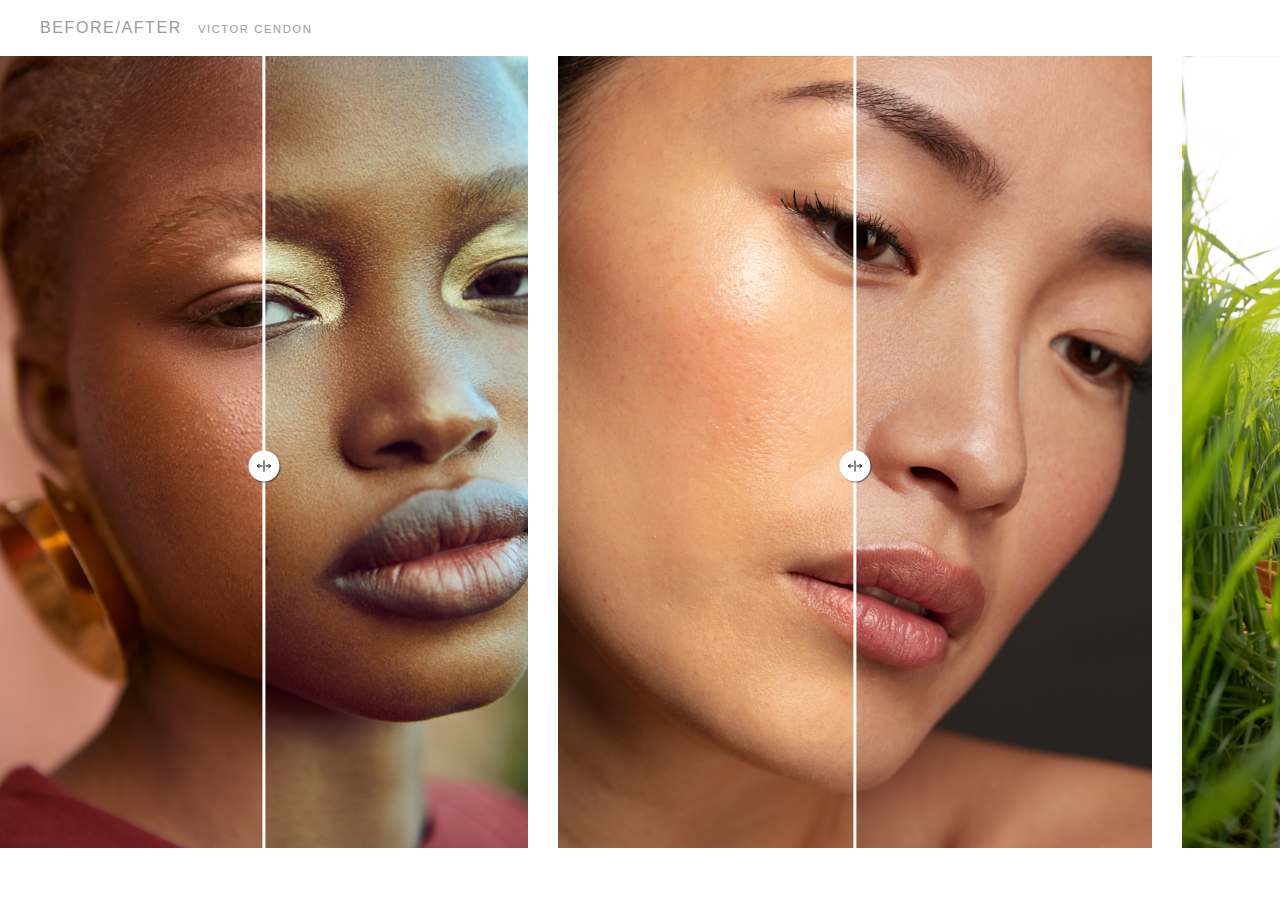
<file: index.html>
<!DOCTYPE html>
<html lang="es">
<head>
  <meta charset="UTF-8" />
  <meta name="viewport" content="width=device-width, initial-scale=1" />
  <title>Before/After Carrusel Victor Cendon</title>
  <link rel="stylesheet" href="styles/style.min.css" />
  <!-- <link rel="stylesheet" href="styles/style.css" /> -->
</head>
<body>
  <header>
    <h1>BEFORE/AFTER<span class="name">VICTOR CENDON</span></h1>
  </header>
  <main>
    <section class="carousel">
      <div class="container">
        <div class="image-container">
          <div class="image-loader"></div>
          <img class="image-before slider-image lazy" fetchpriority="high" src="img/proyecto1_antes_web.jpg" alt="Proyecto 1 Antes" />
          <img class="image-after slider-image lazy" fetchpriority="high" src="img/proyecto1_despues_web.jpg" alt="Proyecto 1 Después" />
        </div>
        <input type="range" min="0" max="100" value="50" aria-label="Percentage of before photo shown" class="slider" />
        <div class="slider-line" aria-hidden="true"></div>
        <div class="slider-button" aria-hidden="true">
          <svg xmlns="http://www.w3.org/2000/svg" width="15" height="15" fill="currentColor" viewBox="0 0 256 256">
            <rect width="256" height="256" fill="none"></rect>
            <line x1="128" y1="40" x2="128" y2="216" fill="none" stroke="currentColor" stroke-linecap="round" stroke-linejoin="round" stroke-width="16" ></line>
            <line x1="96" y1="128" x2="16" y2="128" fill="none" stroke="currentColor" stroke-linecap="round" stroke-linejoin="round" stroke-width="16" ></line>
            <polyline points="48 160 16 128 48 96" fill="none" stroke="currentColor" stroke-linecap="round" stroke-linejoin="round" stroke-width="16" ></polyline>
            <line x1="160" y1="128" x2="240" y2="128" fill="none" stroke="currentColor" stroke-linecap="round" stroke-linejoin="round" stroke-width="16" ></line>
            <polyline points="208 96 240 128 208 160" fill="none" stroke="currentColor" stroke-linecap="round" stroke-linejoin="round" stroke-width="16" ></polyline>
          </svg>
        </div>
      </div>
      <div class="container">
        <div class="image-container">
          <div class="image-loader"></div>
          <img class="image-before slider-image lazy" fetchpriority="high" src="img/proyecto2_antes_web.jpg" alt="Proyecto 1 Antes"/>
          <img class="image-after slider-image lazy" fetchpriority="high" src="img/proyecto2_despues_web.jpg" alt="Proyecto 1 Después"/>
        </div>
        <input type="range" min="0" max="100" value="50" aria-label="Percentage of before photo shown" class="slider" />
        <div class="slider-line" aria-hidden="true"></div>
        <div class="slider-button" aria-hidden="true">
          <svg xmlns="http://www.w3.org/2000/svg" width="15" height="15" fill="currentColor" viewBox="0 0 256 256">
            <rect width="256" height="256" fill="none"></rect>
            <line x1="128" y1="40" x2="128" y2="216" fill="none" stroke="currentColor" stroke-linecap="round" stroke-linejoin="round" stroke-width="16" ></line>
            <line x1="96" y1="128" x2="16" y2="128" fill="none" stroke="currentColor" stroke-linecap="round" stroke-linejoin="round" stroke-width="16" ></line>
            <polyline points="48 160 16 128 48 96" fill="none" stroke="currentColor" stroke-linecap="round" stroke-linejoin="round" stroke-width="16" ></polyline>
            <line x1="160" y1="128" x2="240" y2="128" fill="none" stroke="currentColor" stroke-linecap="round" stroke-linejoin="round" stroke-width="16" ></line>
            <polyline points="208 96 240 128 208 160" fill="none" stroke="currentColor" stroke-linecap="round" stroke-linejoin="round" stroke-width="16" ></polyline>
          </svg>
        </div>
      </div>
      <div class="container">
        <div class="image-container">
          <div class="image-loader"></div>
          <img class="image-before slider-image lazy" fetchpriority="high" src="img/proyecto3_antes_web.jpg" alt="Proyecto 1 Antes"/>
          <img class="image-after slider-image lazy" fetchpriority="high" src="img/proyecto3_despues_web.jpg" alt="Proyecto 1 Después"/>
        </div>
        <input type="range" min="0" max="100" value="50" aria-label="Percentage of before photo shown" class="slider" />
        <div class="slider-line" aria-hidden="true"></div>
        <div class="slider-button" aria-hidden="true">
          <svg xmlns="http://www.w3.org/2000/svg" width="15" height="15" fill="currentColor" viewBox="0 0 256 256">
            <rect width="256" height="256" fill="none"></rect>
            <line x1="128" y1="40" x2="128" y2="216" fill="none" stroke="currentColor" stroke-linecap="round" stroke-linejoin="round" stroke-width="16" ></line>
            <line x1="96" y1="128" x2="16" y2="128" fill="none" stroke="currentColor" stroke-linecap="round" stroke-linejoin="round" stroke-width="16" ></line>
            <polyline points="48 160 16 128 48 96" fill="none" stroke="currentColor" stroke-linecap="round" stroke-linejoin="round" stroke-width="16" ></polyline>
            <line x1="160" y1="128" x2="240" y2="128" fill="none" stroke="currentColor" stroke-linecap="round" stroke-linejoin="round" stroke-width="16" ></line>
            <polyline points="208 96 240 128 208 160" fill="none" stroke="currentColor" stroke-linecap="round" stroke-linejoin="round" stroke-width="16" ></polyline>
          </svg>
        </div>
      </div>
      <div class="container">
        <div class="image-container">
          <div class="image-loader"></div>
          <img class="image-before slider-image lazy" fetchpriority="low"  src="img/proyecto4_antes_web.jpg" alt="Proyecto 1 Antes" loading="lazy" />
          <img class="image-after slider-image lazy" fetchpriority="low"  src="img/proyecto4_despues_web.jpg" alt="Proyecto 1 Después" loading="lazy" />
        </div>
        <input type="range" min="0" max="100" value="50" aria-label="Percentage of before photo shown" class="slider" />
        <div class="slider-line" aria-hidden="true"></div>
        <div class="slider-button" aria-hidden="true">
          <svg xmlns="http://www.w3.org/2000/svg" width="15" height="15" fill="currentColor" viewBox="0 0 256 256">
            <rect width="256" height="256" fill="none"></rect>
            <line x1="128" y1="40" x2="128" y2="216" fill="none" stroke="currentColor" stroke-linecap="round" stroke-linejoin="round" stroke-width="16" ></line>
            <line x1="96" y1="128" x2="16" y2="128" fill="none" stroke="currentColor" stroke-linecap="round" stroke-linejoin="round" stroke-width="16" ></line>
            <polyline points="48 160 16 128 48 96" fill="none" stroke="currentColor" stroke-linecap="round" stroke-linejoin="round" stroke-width="16" ></polyline>
            <line x1="160" y1="128" x2="240" y2="128" fill="none" stroke="currentColor" stroke-linecap="round" stroke-linejoin="round" stroke-width="16" ></line>
            <polyline points="208 96 240 128 208 160" fill="none" stroke="currentColor" stroke-linecap="round" stroke-linejoin="round" stroke-width="16" ></polyline>
          </svg>
        </div>
      </div>
      <div class="container">
        <div class="image-container">
          <div class="image-loader"></div>
          <img class="image-before slider-image lazy" fetchpriority="low"  src="img/proyecto5_antes_web.jpg" alt="Proyecto 1 Antes" loading="lazy" />
          <img class="image-after slider-image lazy" fetchpriority="low"  src="img/proyecto5_despues_web.jpg" alt="Proyecto 1 Después" loading="lazy" />
        </div>
        <input type="range" min="0" max="100" value="50" aria-label="Percentage of before photo shown" class="slider" />
        <div class="slider-line" aria-hidden="true"></div>
        <div class="slider-button" aria-hidden="true">
          <svg xmlns="http://www.w3.org/2000/svg" width="15" height="15" fill="currentColor" viewBox="0 0 256 256">
            <rect width="256" height="256" fill="none"></rect>
            <line x1="128" y1="40" x2="128" y2="216" fill="none" stroke="currentColor" stroke-linecap="round" stroke-linejoin="round" stroke-width="16" ></line>
            <line x1="96" y1="128" x2="16" y2="128" fill="none" stroke="currentColor" stroke-linecap="round" stroke-linejoin="round" stroke-width="16" ></line>
            <polyline points="48 160 16 128 48 96" fill="none" stroke="currentColor" stroke-linecap="round" stroke-linejoin="round" stroke-width="16" ></polyline>
            <line x1="160" y1="128" x2="240" y2="128" fill="none" stroke="currentColor" stroke-linecap="round" stroke-linejoin="round" stroke-width="16" ></line>
            <polyline points="208 96 240 128 208 160" fill="none" stroke="currentColor" stroke-linecap="round" stroke-linejoin="round" stroke-width="16" ></polyline>
          </svg>
        </div>
      </div>
      <div class="container">
        <div class="image-container">
          <div class="image-loader"></div>
          <img class="image-before slider-image lazy" fetchpriority="low"  src="img/proyecto6_antes_web.jpg" alt="Proyecto 1 Antes" loading="lazy" />
          <img class="image-after slider-image lazy" fetchpriority="low"  src="img/proyecto6_despues_web.jpg" alt="Proyecto 1 Después" loading="lazy" />
        </div>
        <input type="range" min="0" max="100" value="50" aria-label="Percentage of before photo shown" class="slider" />
        <div class="slider-line" aria-hidden="true"></div>
        <div class="slider-button" aria-hidden="true">
          <svg xmlns="http://www.w3.org/2000/svg" width="15" height="15" fill="currentColor" viewBox="0 0 256 256">
            <rect width="256" height="256" fill="none"></rect>
            <line x1="128" y1="40" x2="128" y2="216" fill="none" stroke="currentColor" stroke-linecap="round" stroke-linejoin="round" stroke-width="16" ></line>
            <line x1="96" y1="128" x2="16" y2="128" fill="none" stroke="currentColor" stroke-linecap="round" stroke-linejoin="round" stroke-width="16" ></line>
            <polyline points="48 160 16 128 48 96" fill="none" stroke="currentColor" stroke-linecap="round" stroke-linejoin="round" stroke-width="16" ></polyline>
            <line x1="160" y1="128" x2="240" y2="128" fill="none" stroke="currentColor" stroke-linecap="round" stroke-linejoin="round" stroke-width="16" ></line>
            <polyline points="208 96 240 128 208 160" fill="none" stroke="currentColor" stroke-linecap="round" stroke-linejoin="round" stroke-width="16" ></polyline>
          </svg>
        </div>
      </div>
      <div class="container">
        <div class="image-container">
          <div class="image-loader"></div>
          <img class="image-before slider-image lazy" fetchpriority="low" src="img/proyecto7_antes_web.jpg" alt="Proyecto 1 Antes" loading="lazy" />
          <img class="image-after slider-image lazy" fetchpriority="low" src="img/proyecto7_despues_web.jpg" alt="Proyecto 1 Después" loading="lazy" />
        </div>
        <input type="range" min="0" max="100" value="50" aria-label="Percentage of before photo shown" class="slider" />
        <div class="slider-line" aria-hidden="true"></div>
        <div class="slider-button" aria-hidden="true">
          <svg xmlns="http://www.w3.org/2000/svg" width="15" height="15" fill="currentColor" viewBox="0 0 256 256">
            <rect width="256" height="256" fill="none"></rect>
            <line x1="128" y1="40" x2="128" y2="216" fill="none" stroke="currentColor" stroke-linecap="round" stroke-linejoin="round" stroke-width="16" ></line>
            <line x1="96" y1="128" x2="16" y2="128" fill="none" stroke="currentColor" stroke-linecap="round" stroke-linejoin="round" stroke-width="16" ></line>
            <polyline points="48 160 16 128 48 96" fill="none" stroke="currentColor" stroke-linecap="round" stroke-linejoin="round" stroke-width="16" ></polyline>
            <line x1="160" y1="128" x2="240" y2="128" fill="none" stroke="currentColor" stroke-linecap="round" stroke-linejoin="round" stroke-width="16" ></line>
            <polyline points="208 96 240 128 208 160" fill="none" stroke="currentColor" stroke-linecap="round" stroke-linejoin="round" stroke-width="16" ></polyline>
          </svg>
        </div>
      </div>
      <div class="container">
        <div class="image-container">
          <div class="image-loader"></div>
          <img class="image-before slider-image lazy" fetchpriority="low" src="img/proyecto8_antes_web.jpg" alt="Proyecto 1 Antes" loading="lazy" />
          <img class="image-after slider-image lazy" fetchpriority="low" src="img/proyecto8_despues_web.jpg" alt="Proyecto 1 Después" loading="lazy" />
        </div>
        <input type="range" min="0" max="100" value="50" aria-label="Percentage of before photo shown" class="slider" />
        <div class="slider-line" aria-hidden="true"></div>
        <div class="slider-button" aria-hidden="true">
          <svg xmlns="http://www.w3.org/2000/svg" width="15" height="15" fill="currentColor" viewBox="0 0 256 256">
            <rect width="256" height="256" fill="none"></rect>
            <line x1="128" y1="40" x2="128" y2="216" fill="none" stroke="currentColor" stroke-linecap="round" stroke-linejoin="round" stroke-width="16" ></line>
            <line x1="96" y1="128" x2="16" y2="128" fill="none" stroke="currentColor" stroke-linecap="round" stroke-linejoin="round" stroke-width="16" ></line>
            <polyline points="48 160 16 128 48 96" fill="none" stroke="currentColor" stroke-linecap="round" stroke-linejoin="round" stroke-width="16" ></polyline>
            <line x1="160" y1="128" x2="240" y2="128" fill="none" stroke="currentColor" stroke-linecap="round" stroke-linejoin="round" stroke-width="16" ></line>
            <polyline points="208 96 240 128 208 160" fill="none" stroke="currentColor" stroke-linecap="round" stroke-linejoin="round" stroke-width="16" ></polyline>
          </svg>
        </div>
      </div>
      <div class="container">
        <div class="image-container">
          <div class="image-loader"></div>
          <img class="image-before slider-image lazy" fetchpriority="low" src="img/proyecto9_antes_web.jpg" alt="Proyecto 1 Antes" loading="lazy" />
          <img class="image-after slider-image lazy" fetchpriority="low" src="img/proyecto9_despues_web.jpg" alt="Proyecto 1 Después" loading="lazy" />
        </div>
        <input type="range" min="0" max="100" value="50" aria-label="Percentage of before photo shown" class="slider" />
        <div class="slider-line" aria-hidden="true"></div>
        <div class="slider-button" aria-hidden="true">
          <svg xmlns="http://www.w3.org/2000/svg" width="15" height="15" fill="currentColor" viewBox="0 0 256 256">
            <rect width="256" height="256" fill="none"></rect>
            <line x1="128" y1="40" x2="128" y2="216" fill="none" stroke="currentColor" stroke-linecap="round" stroke-linejoin="round" stroke-width="16" ></line>
            <line x1="96" y1="128" x2="16" y2="128" fill="none" stroke="currentColor" stroke-linecap="round" stroke-linejoin="round" stroke-width="16" ></line>
            <polyline points="48 160 16 128 48 96" fill="none" stroke="currentColor" stroke-linecap="round" stroke-linejoin="round" stroke-width="16" ></polyline>
            <line x1="160" y1="128" x2="240" y2="128" fill="none" stroke="currentColor" stroke-linecap="round" stroke-linejoin="round" stroke-width="16" ></line>
            <polyline points="208 96 240 128 208 160" fill="none" stroke="currentColor" stroke-linecap="round" stroke-linejoin="round" stroke-width="16" ></polyline>
          </svg>
        </div>
      </div>
      <div class="container">
        <div class="image-container">
          <div class="image-loader"></div>
          <img class="image-before slider-image lazy" fetchpriority="low" src="img/proyecto10_antes_web.jpg" alt="Proyecto 1 Antes" loading="lazy" />
          <img class="image-after slider-image lazy" fetchpriority="low" src="img/proyecto10_despues_web.jpg" alt="Proyecto 1 Después" loading="lazy" />
        </div>
        <input type="range" min="0" max="100" value="50" aria-label="Percentage of before photo shown" class="slider" />
        <div class="slider-line" aria-hidden="true"></div>
        <div class="slider-button" aria-hidden="true">
          <svg xmlns="http://www.w3.org/2000/svg" width="15" height="15" fill="currentColor" viewBox="0 0 256 256">
            <rect width="256" height="256" fill="none"></rect>
            <line x1="128" y1="40" x2="128" y2="216" fill="none" stroke="currentColor" stroke-linecap="round" stroke-linejoin="round" stroke-width="16" ></line>
            <line x1="96" y1="128" x2="16" y2="128" fill="none" stroke="currentColor" stroke-linecap="round" stroke-linejoin="round" stroke-width="16" ></line>
            <polyline points="48 160 16 128 48 96" fill="none" stroke="currentColor" stroke-linecap="round" stroke-linejoin="round" stroke-width="16" ></polyline>
            <line x1="160" y1="128" x2="240" y2="128" fill="none" stroke="currentColor" stroke-linecap="round" stroke-linejoin="round" stroke-width="16" ></line>
            <polyline points="208 96 240 128 208 160" fill="none" stroke="currentColor" stroke-linecap="round" stroke-linejoin="round" stroke-width="16" ></polyline>
          </svg>
        </div>
      </div>
    </section>
  </main>
  <script src="js/main.min.js"></script>
  <!-- <script src="js/main.js"></script> -->
</body>
</html>
</file>
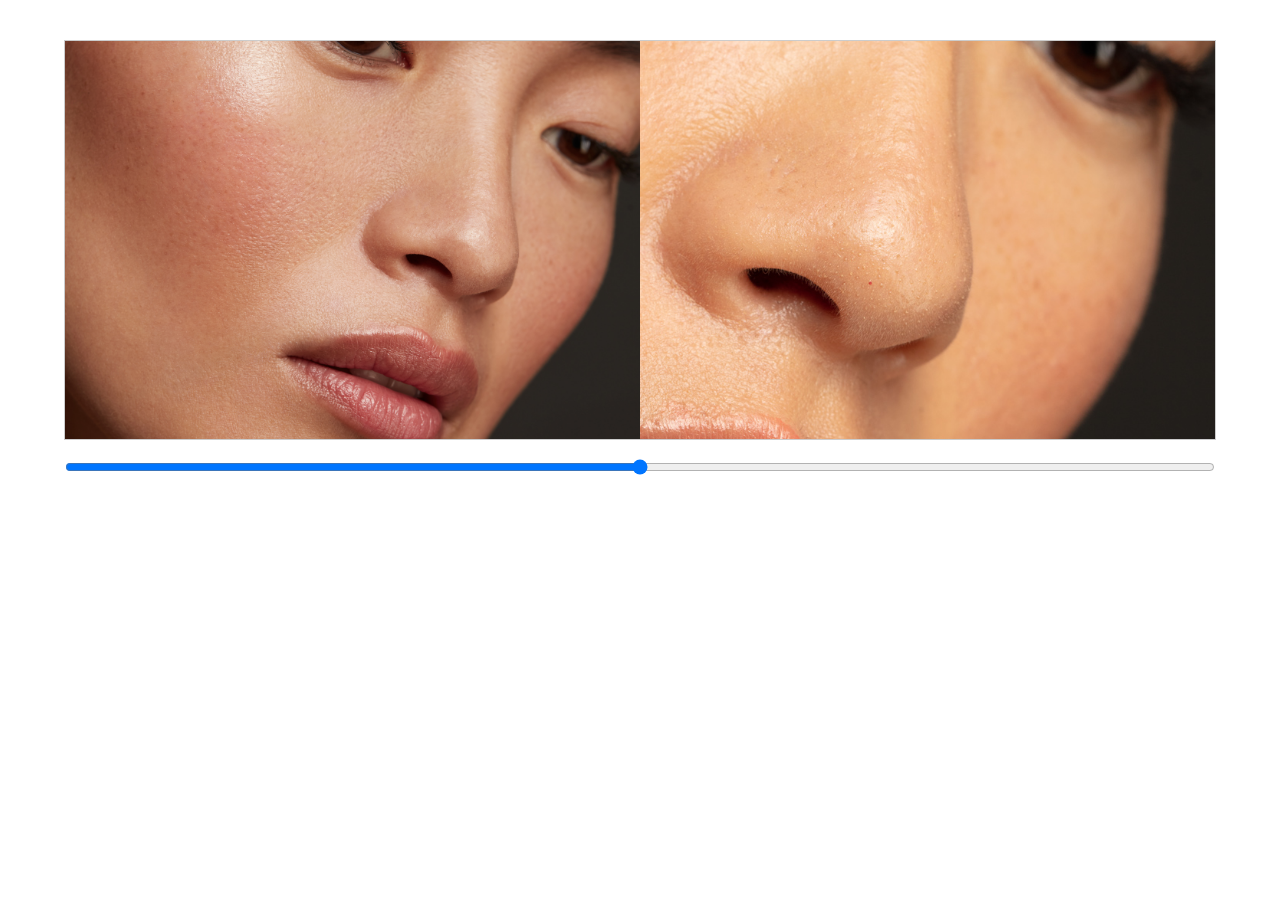
<file: test-slider.html>
<!DOCTYPE html>
<html lang="es">
<head>
  <meta charset="UTF-8" />
  <meta name="viewport" content="width=device-width, initial-scale=1" />
  <title>Test Slider Before/After</title>
  <style>
    /* Reset básico */
    * {
      margin: 0;
      padding: 0;
      box-sizing: border-box;
    }

    body {
      font-family: Arial, sans-serif;
      padding: 40px 0;
      background: #fff;
    }

    .slider-container {
      width: 90%;
      max-width: 1200px;
      margin: 0 auto 60px;
      user-select: none;
      position: relative;
      height: 400px; /* fuerza altura para pruebas */
      border: 1px solid #ccc; /* para visualizar el contenedor */
    }

    .before-after-wrapper {
      position: relative;
      width: 100%;
      height: 100%;
      overflow: hidden;
    }

    .before-after-wrapper img {
      position: absolute;
      top: 0;
      left: 0;
      width: 100%;
      height: 100%;
      object-fit: cover;
      pointer-events: none;
      user-select: none;
    }

    .after-images {
      position: absolute;
      top: 0;
      left: 0;
      height: 100%;
      width: 50%; /* inicial */
      overflow: hidden;
      background: rgba(255, 0, 0, 0.2); /* superposición roja para verificar */
    }

    /* Slider estilo básico */
    input[type=range] {
      width: 100%;
      margin-top: 20px;
    }
  </style>
</head>
<body>

  <div class="slider-container">
    <div class="before-after-wrapper">
      <img src="img/proyecto1-antes.jpg" alt="Antes">
      <div class="after-images">
        <img src="img/proyecto1-despues.jpg" alt="Después">
      </div>
    </div>
    <input type="range" min="0" max="100" value="50" id="beforeAfterSlider" />
  </div>

  <script>
    const slider = document.getElementById('beforeAfterSlider');
    const afterImages = document.querySelector('.after-images');

    slider.addEventListener('input', (e) => {
      afterImages.style.width = `${e.target.value}%`;
    });
  </script>

</body>
</html>
</file>
<file: styles/style.css>
*, *::after, *::before {
  margin: 0;
  padding: 0;
  box-sizing: border-box;
}

html {
  font-size: 16px;
}

body {
  font-family: Arial, sans-serif;
  background-color: #fff;
  color: #000;
  height: 100vh;
  -webkit-text-size-adjust: 100%;
}

header {
  text-align: center;
  padding: 1.2rem 2.5rem;
}

header h1 {
  color: #9b9b9b;
  font-weight: normal;
  letter-spacing: 0.1em;
  text-transform: uppercase;
  font-size: 1rem;
  text-align: left;
}

header h1 .name {
  font-size: 0.7rem;
  margin-left: 1rem;
}

main {
  display: flex;
  align-items: center;
  justify-content: center;
  height: calc(100vh - 80px); 
}

.carousel {
  display: flex;
  gap: 30px;
  overflow-x: auto;
  -webkit-overflow-scrolling: touch;
  height: 100%;
  /* Añadido: Centra verticalmente los sliders */
  align-items: center;
}

.container {
  display: grid;
  place-items: center;
  position: relative;
  overflow: hidden;
  --position: 50%;
  flex: 0 0 auto;
  scroll-snap-align: center;
  
  /* --- CAMBIO #1: Definimos la altura deseada --- */
  height: 100%;
}

.image-container {
  display: grid;
  /* Eliminamos aspect-ratio para que la altura mande */
  height: 100%;
}

.slider-image {
  grid-area: 1 / 1;
  height: 88vh;
  transition: opacity 0.3s ease;

  /* --- CAMBIO #2: El ancho se adapta automáticamente --- */
  width: auto;
  /* object-fit ya no es necesario aquí */
}

.image-before {
  clip-path: inset(0 calc(100% - var(--position)) 0 0);
  z-index: 2;
}

.image-after {
  z-index: 1;
}

.slider-image.lazy {
  opacity: 0;
}
.slider-image.loaded {
  opacity: 1;
}

.slider-line {
  position: absolute;
  grid-area: 1 / 1;
  width: 0.2rem;
  height: 100%;
  background-color: #fff;
  left: var(--position);
  transform: translateX(-50%);
  pointer-events: none;
  z-index: 3;
}

.slider-button {
  position: absolute;
  grid-area: 1 / 1;
  background-color: #fff;
  color: black;
  padding: .5rem;
  border-radius: 100px;
  display: flex;
  justify-content: center;
  align-items: center;
  top: 50%;
  left: var(--position);
  transform: translate(-50%, -50%);
  pointer-events: none;
  box-shadow: 1px 1px 1px rgba(0, 0, 0, 0.5);
  z-index: 4;
}

.slider {
  position: absolute;
  grid-area: 1 / 1;
  cursor: pointer;
  opacity: 0;
  width: 100%;
  height: 100%;
  z-index: 5;
}

.slider:focus-visible ~ .slider-button {
  outline: 5px solid black;
  outline-offset: 3px;
}

.image-loader {
  position: absolute;
  grid-area: 1 / 1;
  width: 100%;
  height: 100%;
  background: linear-gradient(90deg, #f0f0f0 25%, #e0e0e0 50%, #f0f0f0 75%);
  background-size: 200% 100%;
  animation: loading 1.5s infinite;
  z-index: 6;
}
@keyframes loading {
  0% { background-position: 200% 0; }
  100% { background-position: -200% 0; }
}
.image-loader.hidden { display: none; }

@media (max-width: 768px) {
  .carousel {
    flex-direction: column;
    scroll-snap-type: y mandatory;
    gap: 1rem;
    /* padding: 0.5rem; */
    /* Reseteamos align-items para layout vertical */
    align-items: initial;
  }
  .container {
    /* En móvil, la altura puede ser diferente o automática */
    height: auto; 
    width: 100%; /* Ocupa el ancho disponible */
  }
  .image-container {
    width: 100%;
  }
  .slider-image {
    /* En móvil, es mejor que el ancho sea 100% y la altura se adapte */
    width: 100%;
    height: auto;
    object-fit: contain; /* Usamos contain para asegurar que se vea toda */
  }
  .slider {
    pointer-events: none;
  }

  .slider-button {
    pointer-events: auto;
    cursor: grab;
    /* Opcional: Aumentamos el área táctil del botón para que sea más fácil de usar */
    padding: 1rem; 
  }

  .slider-button:active {
    cursor: grabbing;
  }
}
</file>
<file: styles/style.min.css>
.slider-button,.slider-line{background-color:#fff;left:var(--position);pointer-events:none}.slider,.slider-image.lazy{opacity:0}*,::after,::before{margin:0;padding:0;box-sizing:border-box}html{font-size:16px}body{font-family:Arial,sans-serif;background-color:#fff;color:#000;height:100vh;-webkit-text-size-adjust:100%}header{text-align:center;padding:1.2rem 2.5rem}header h1{color:#9b9b9b;font-weight:400;letter-spacing:.1em;text-transform:uppercase;font-size:1rem;text-align:left}header h1 .name{font-size:.7rem;margin-left:1rem}main{display:flex;align-items:center;justify-content:center;height:calc(100vh - 80px)}.carousel{display:flex;gap:30px;overflow-x:auto;-webkit-overflow-scrolling:touch;height:100%;align-items:center}.container,.image-container{display:grid;height:100%}.container{place-items:center;position:relative;overflow:hidden;--position:50%;flex:0 0 auto;scroll-snap-align:center}.slider-image{grid-area:1/1;height:88vh;transition:opacity .3s;width:auto}.image-before{clip-path:inset(0 calc(100% - var(--position)) 0 0);z-index:2}.image-after{z-index:1}.slider-image.loaded{opacity:1}.slider-line{position:absolute;grid-area:1/1;width:.2rem;height:100%;transform:translateX(-50%);z-index:3}.image-loader,.slider{position:absolute;grid-area:1/1;width:100%;height:100%}.slider-button{position:absolute;grid-area:1/1;color:#000;padding:.5rem;border-radius:100px;display:flex;justify-content:center;align-items:center;top:50%;transform:translate(-50%,-50%);box-shadow:1px 1px 1px rgba(0,0,0,.5);z-index:4}.slider{cursor:pointer;z-index:5}.slider:focus-visible~.slider-button{outline:black solid 5px;outline-offset:3px}.image-loader{background:linear-gradient(90deg,#f0f0f0 25%,#e0e0e0 50%,#f0f0f0 75%);background-size:200% 100%;animation:1.5s infinite loading;z-index:6}@keyframes loading{0%{background-position:200% 0}100%{background-position:-200% 0}}.image-loader.hidden{display:none}@media (max-width:768px){.container,.slider-image{width:100%;height:auto}.carousel{flex-direction:column;scroll-snap-type:y mandatory;gap:1rem;align-items:initial}.image-container{width:100%}.slider-image{object-fit:contain}.slider{pointer-events:none}.slider-button{pointer-events:auto;cursor:grab;padding:1rem}.slider-button:active{cursor:grabbing}}
</file>
